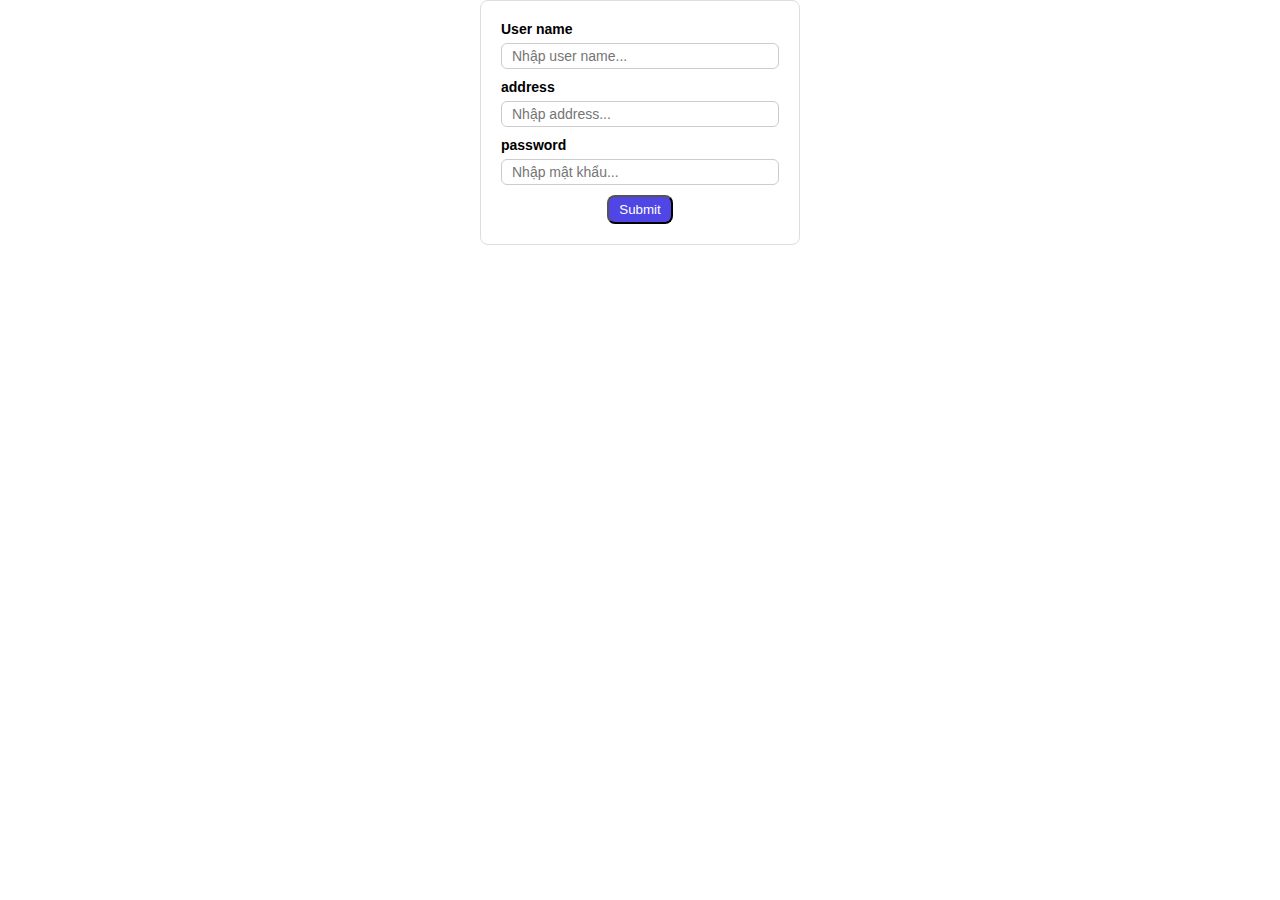
<file: event-dom/index.html>
<!DOCTYPE html>
<html lang="en">

<head>
    <meta charset="UTF-8">
    <meta name="viewport" content="width=device-width, initial-scale=1.0">
    <title>Document</title>
    <link rel="stylesheet" href="./style.css">
</head>

<body>
    <form action="" class="formfiead">
        <div class="username">
            <label>User name</label>
            <input class="usernameinput" type="text" placeholder="Nhập user name..." />
            <div class="msg1"> user name không được để trống</div>
        </div>
        <div class="address">
            <label>address</label>
            <input class="addressinput" type="text" placeholder="Nhập address..." />
            <div class="msg2"> address không được để trống</div>
        </div>
        <div class="password">
            <label>password</label>
            <input class="passwordinput" type="password" placeholder="Nhập mật khẩu..." />
            <div class="msg3">password không được để trống</div>

        </div>
        <div class=" btn">
            <button type="button" class="clear"> clear</button>
            <button type="submit" class="Submit"> Submit</button>
        </div>
        <div class="result" ">
 
  <p><b>User name:</b> <span class=" r-name"></span></p>
            <p><b>Address:</b> <span class="r-address"></span></p>
            <p><b>Password:</b> <span class="r-password"></span></p>
        </div>

    </form>
    <script src="./script.js"></script>
</body>

</html>
</file>
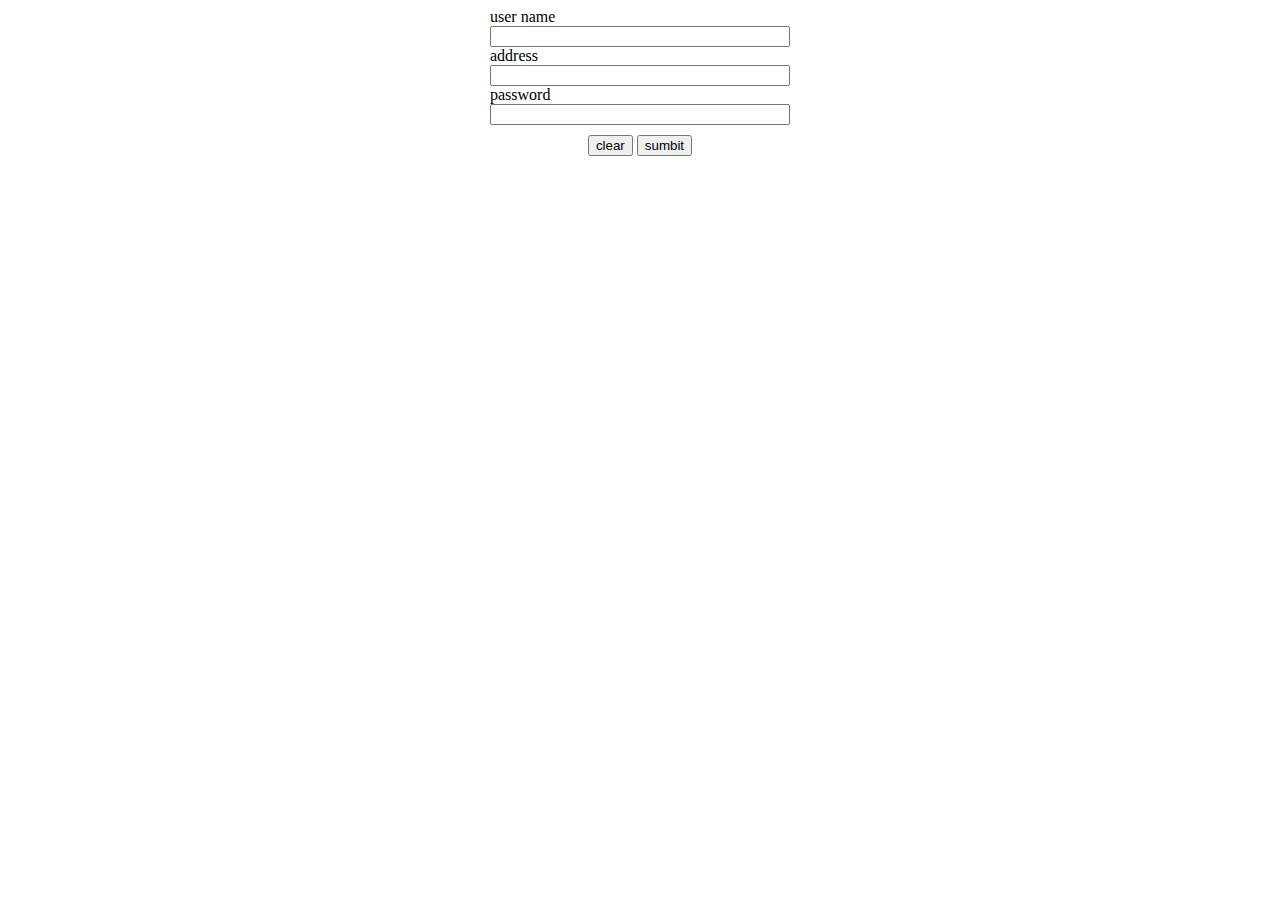
<file: form/index.html>
<!DOCTYPE html>
<html lang="en">
  <head>
    <meta charset="UTF-8" />
    <meta name="viewport" content="width=device-width, initial-scale=1.0" />
    <title>Document</title>
  </head>
  <body>
    <form action="">
      <div
        style="
          display: flex;
          flex-direction: column;
          max-width: 300px;
          margin: auto;
        "
      >
        <label for="userName">user name</label>
        <input class="userName" name="userName" type="text" />
        <label for="">address</label>
        <input class="address" type="text" />
        <label for="">password</label>
        <input class="password" type="password" />
        <div style="max-width: 200px; margin: auto; margin-top: 10px">
          <button class="clear">clear</button>
          <button class="sumbit">sumbit</button>
        </div>
      </div>
    </form>
    <script src="./script.js"></script>
  </body>
</html>
</file>
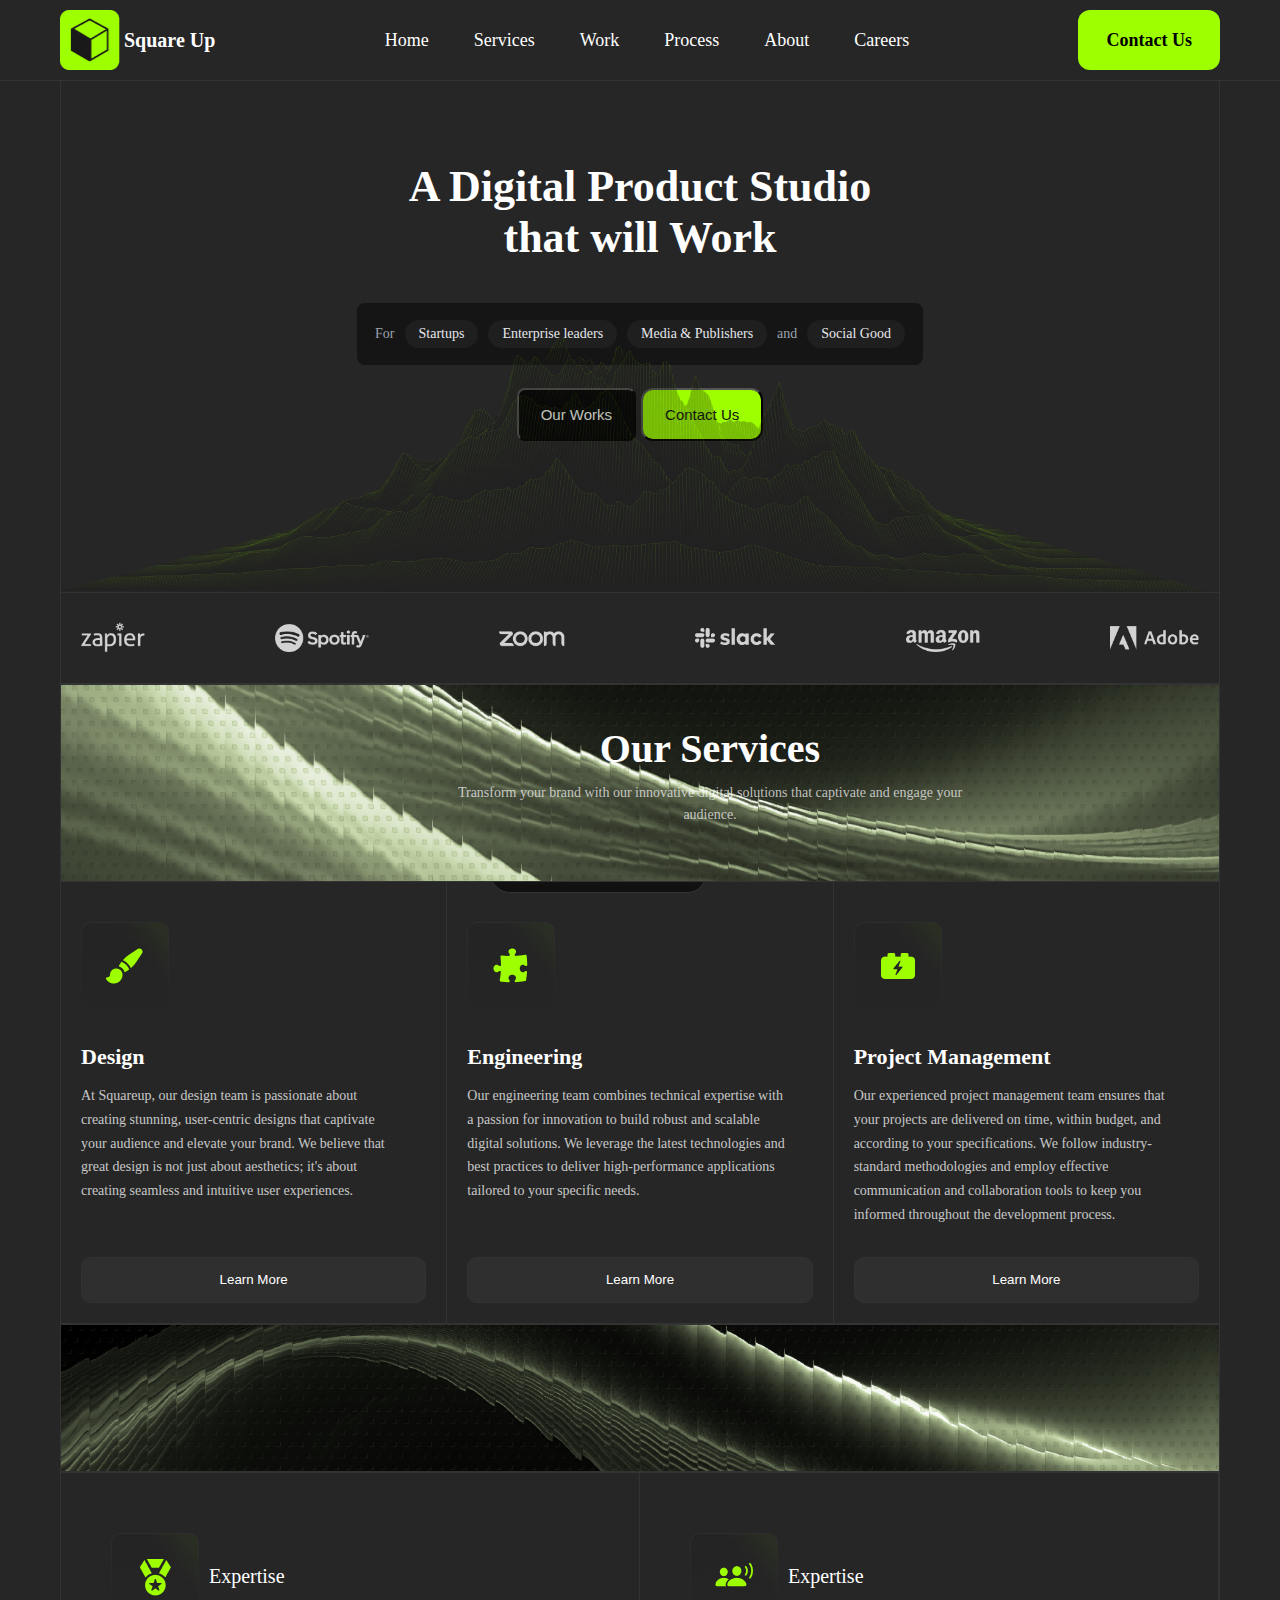
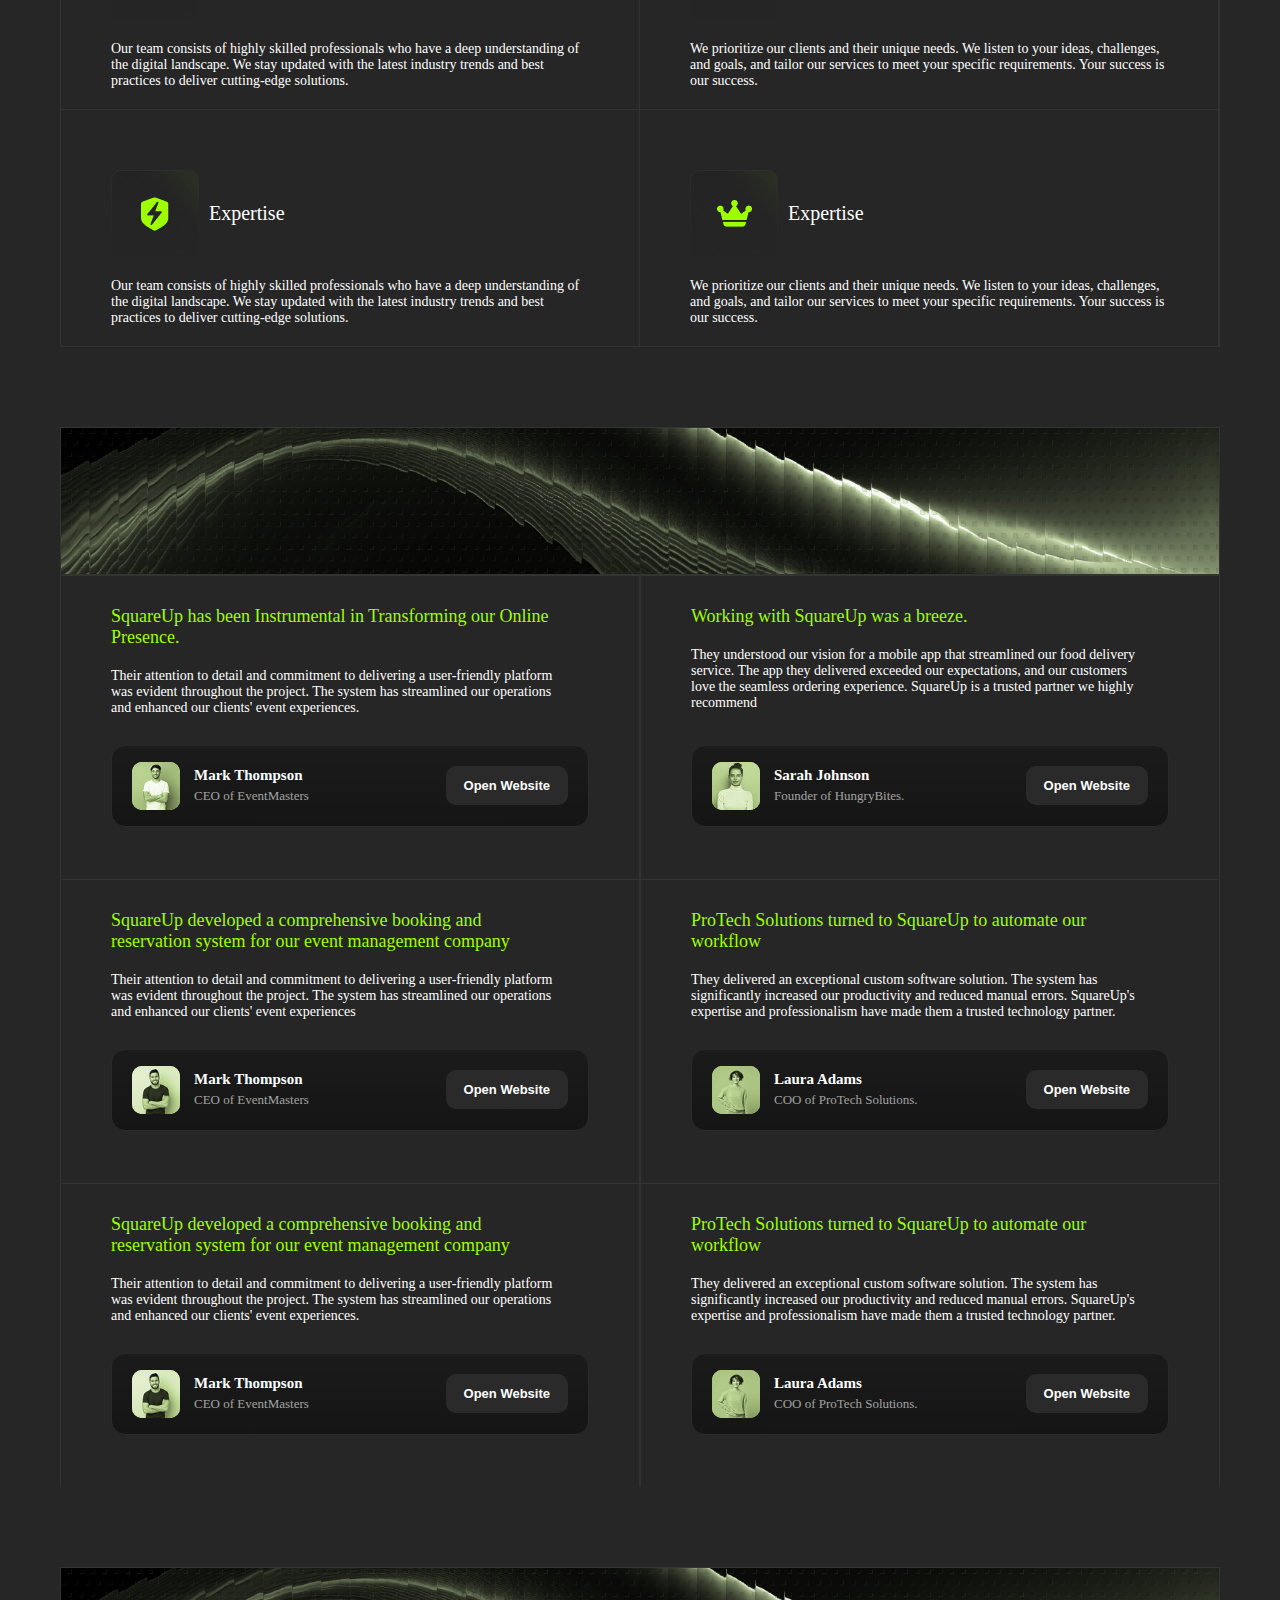
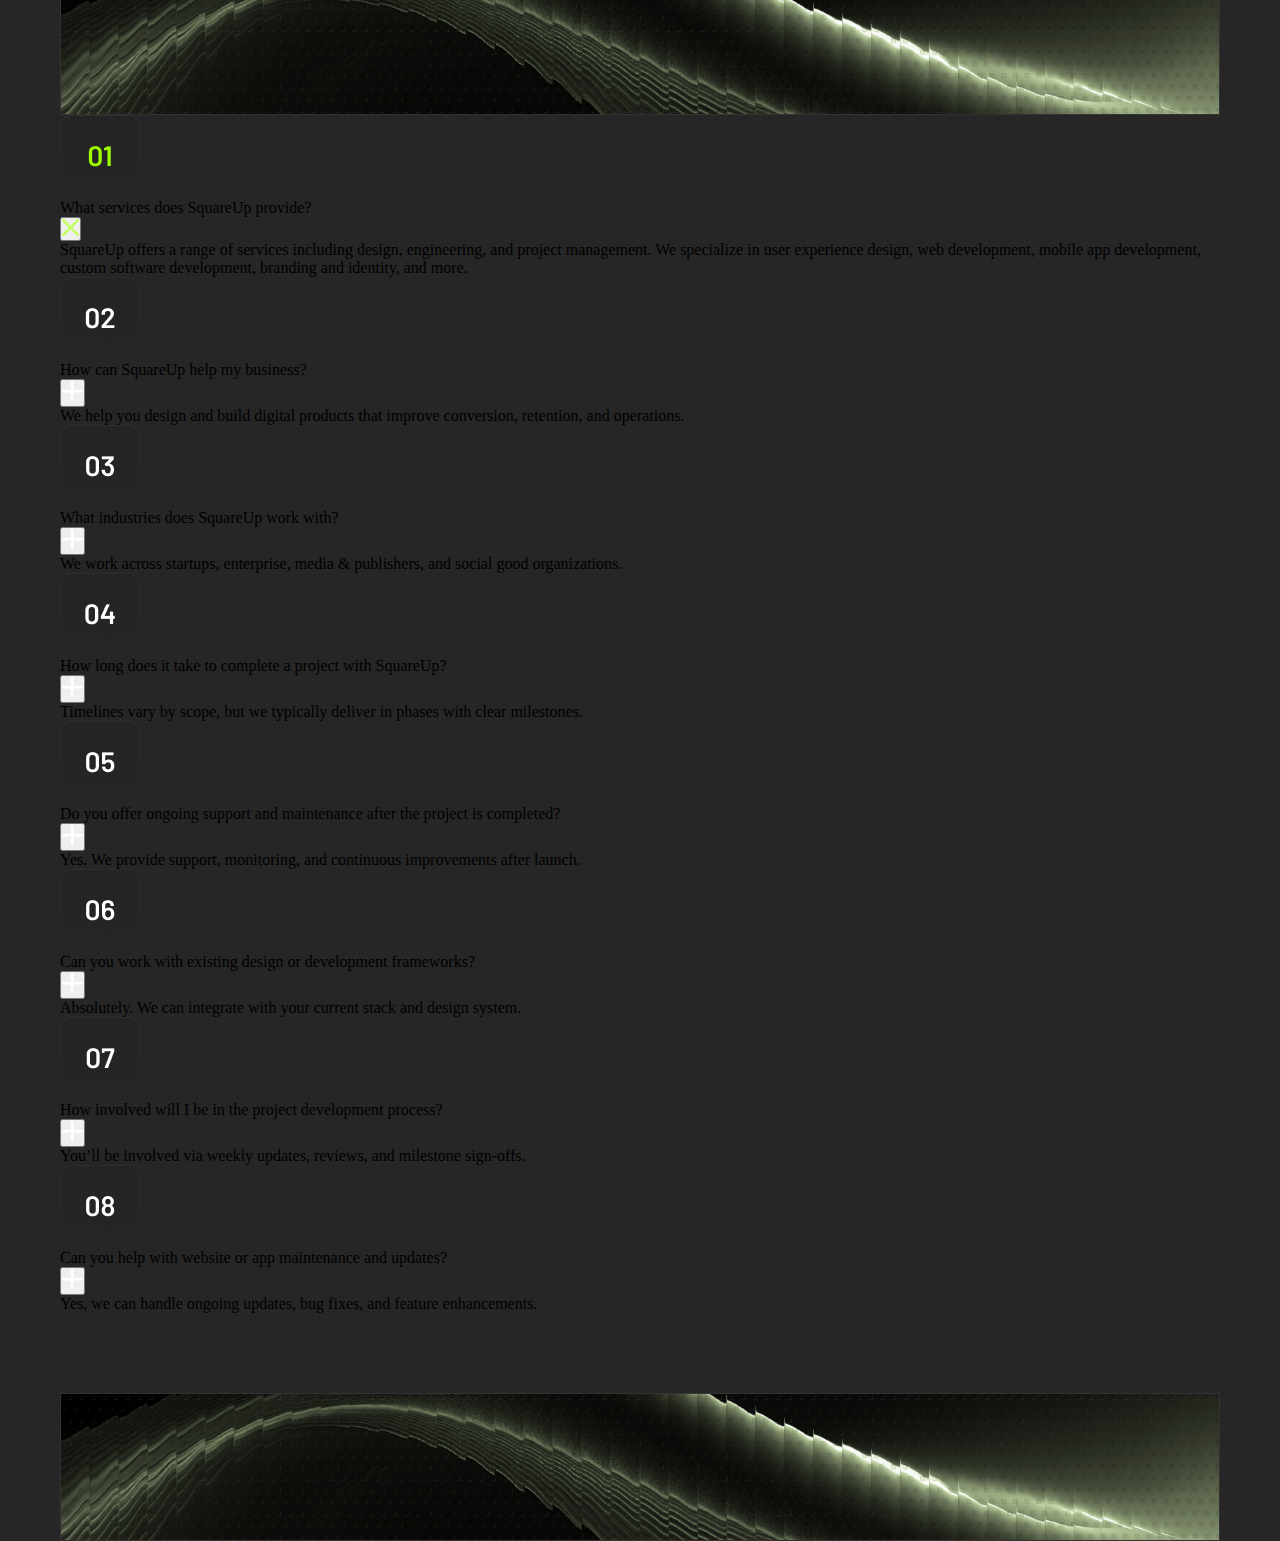
<file: figma2/main.html>
<!DOCTYPE html>
<html lang="en">

<head>
  <meta charset="UTF-8">
  <meta name="viewport" content="width=device-width, initial-scale=1.0">
  <title>Document</title>
  <link rel="stylesheet" href="./Desktop.css">
</head>

<body>

  <header class="navbar-header">
    <div class="logo">
      <img src="./assets/Logo.png" alt="">
      <span>Square Up</span>
    </div>
    <ul class="nav-ul">
      <li class="link-nav">
        <a href="">Home</a>
      </li>
      <li class="link-nav">
        <a href="">Services</a>
      </li>
      <li class="link-nav">
        <a href="">Work</a>
      </li>
      <li class="link-nav">
        <a href="">Process</a>
      </li>
      <li class="link-nav">
        <a href="">About</a>
      </li>
      <li class="link-nav">
        <a href="">Careers</a>
      </li>
    </ul>
    <div class="btn-Contact"> Contact Us</div>
  </header>
  <div class="main">
    <div class="box-header">
      <section class="text-header">
        <div class="text-child">
          <p class="text1">A Digital Product Studio</p>
          <p class="text2">that will Work</p>
        </div>


      </section>
      <div class="pill-container">
        <div class="pill-wrapper">
          <span class="pill-label">For</span>

          <div class="pill">Startups</div>
          <div class="pill">Enterprise leaders</div>
          <div class="pill">Media & Publishers</div>
          <span class="pill-label">and</span>
          <div class="pill">Social Good</div>
        </div>
      </div>
      <div class="btn_silve">
        <button class="btn-Works"> Our Works </button>
        <button class="contact_btn">Contact Us</button>
      </div>

      <img src="./assets/Abstract Design.png" alt="" class="bieudo">

    </div>
    <div class="btn_end">Trusted By 250+ Companies</div>
    <section class="brand-strip">
      <div class="brand-inner">
        <img src="./assets/Logo (1).png" class="brand-item" alt="">
        <img src="./assets/Logo (2).png" class="brand-item" alt="">
        <img src="./assets/Logo (3).png" class="brand-item" alt="">
        <img src="./assets/Logo (4).png" class="brand-item" alt="">
        <img src="./assets/Logo (5).png" class="brand-item" alt="">
        <img src="./assets/Logo (6).png" class="brand-item" alt="">

      </div>

    </section>
    <div class="Services">

      <img src="./assets/Text Container.png" alt="">
      <div class="OurServices">
        <p class="our">Our Services</p>
        <p class="Transform">Transform your brand with our innovative digital solutions that captivate and engage your
          audience.</p>
      </div>

    </div>
    <div class="cards3">
      <div class="card">
        <div class="card-icon">
          <img src="./assets/Icon.png" alt="">
        </div>

        <h3 class="card-title">Design</h3>
        <p class="card-desc">
          At Squareup, our design team is passionate about creating stunning, user-centric designs that captivate your
          audience and elevate your brand. We believe that great design is not just about aesthetics; it's about
          creating seamless and intuitive user experiences.
        </p>

        <button class="card-btn">Learn More</button>
      </div>

      <div class="card">
        <div class="card-icon">
          <img src="./assets/Icon (1).png" alt="">
        </div>

        <h3 class="card-title">Engineering</h3>
        <p class="card-desc">
          Our engineering team combines technical expertise with a passion for innovation to build robust and scalable
          digital solutions. We leverage the latest technologies and best practices to deliver high-performance
          applications tailored to your specific needs.
        </p>

        <button class="card-btn">Learn More</button>
      </div>

      <div class="card card-last">
        <div class="card-icon">
          <img src="./assets/Icon (2).png" alt="">
        </div>

        <h3 class="card-title">Project Management</h3>
        <p class="card-desc">
          Our experienced project management team ensures that your projects are delivered on time, within budget,
          and according to your specifications. We follow industry-standard methodologies and employ effective
          communication and collaboration tools to keep you informed throughout the development process.
        </p>

        <button class="card-btn">Learn More</button>
      </div>
    </div>
    <div class="Services1">
      <img src="./assets//Container.png" alt="">
    </div>
    <div class="table">
      <div class="cha">
        <div class="chils">
          <div class="iconn1">
            <img src="./assets/iconn1.png" alt="">
            <p>Expertise</p>
          </div>

          <p class="icon_text">Our team consists of highly skilled professionals who have a deep understanding of the
            digital landscape.
            We stay updated with the latest industry trends and best practices to deliver cutting-edge solutions.</p>
        </div>
        <div class="chils">
          <div class="iconn1">
            <img src="./assets/iconn2.png" alt="">
            <p>Expertise</p>
          </div>

          <p class="icon_text">We prioritize our clients and their unique needs. We listen to your ideas, challenges,
            and goals, and tailor our services to meet your specific requirements. Your success is our success.</p>
        </div>
      </div>
      <div class="cha">
        <div class="chils">
          <div class="iconn1">
            <img src="./assets/iconn4.png" alt="">
            <p>Expertise</p>
          </div>

          <p class="icon_text">Our team consists of highly skilled professionals who have a deep understanding of the
            digital landscape.
            We stay updated with the latest industry trends and best practices to deliver cutting-edge solutions.</p>
        </div>
        <div class="chils">
          <div class="iconn1">
            <img src="./assets/Icon (6).png" alt="">
            <p>Expertise</p>
          </div>

          <p class="icon_text">We prioritize our clients and their unique needs. We listen to your ideas, challenges,
            and goals, and tailor our services to meet your specific requirements. Your success is our success.</p>
        </div>
      </div>

    </div>
    <div class="wapper_ni">
      <div class="Services2">
        <img src="./assets//Container.png" alt="">
      </div>

    </div>
    <div class="table2">
      <div class="cha2">
        <div class="child2">
          <div class="chill">
            <p class="chill-gil">SquareUp has been Instrumental in Transforming our Online Presence. </p>
            <p class="chill-gil2">Their attention to detail and commitment to delivering a user-friendly platform was
              evident throughout the project. The system has streamlined our operations and enhanced our clients' event
              experiences.</p>
          </div>
          <div class="khanhhh">
            <div class="profile">
              <img src="./assets/Profile.png" alt="">
              <div class="qkhanh">
                <p class="name">Mark Thompson</p>
                <p class="role">CEO of EventMasters</p>
              </div>
            </div>

            <button class="btn-Open">Open Website</button>
          </div>
          <div>

          </div>

        </div>
        <div class="child2">
          <div class="chill">
            <p class="chill-gil">Working with SquareUp was a breeze. </p>
            <p class="chill-gil2">They understood our vision for a mobile app that streamlined our food delivery
              service. The app they delivered exceeded our expectations, and our customers love the seamless ordering
              experience. SquareUp is a trusted partner we highly recommend</p>
          </div>
          <div class="khanhhh">
            <div class="profile">
              <img src="./assets/nguoi2.png" alt="">
              <div class="qkhanh">
                <p class="name">Sarah Johnson</p>
                <p class="role">Founder of HungryBites.</p>
              </div>
            </div>

            <button class="btn-Open">Open Website</button>
          </div>



        </div>

      </div>

    </div>
    <div class="table2">
      <div class="cha2">
        <div class="child2">
          <div class="chill">
            <p class="chill-gil">SquareUp developed a comprehensive booking and reservation system for our event
              management company </p>
            <p class="chill-gil2">Their attention to detail and commitment to delivering a user-friendly platform was
              evident throughout the project. The system has streamlined our operations and enhanced our clients' event
              experiences</p>
          </div>
          <div class="khanhhh">
            <div class="profile">
              <img src="./assets/nguoi3.png" alt="">
              <div class="qkhanh">
                <p class="name">Mark Thompson</p>
                <p class="role">CEO of EventMasters</p>
              </div>
            </div>

            <button class="btn-Open">Open Website</button>
          </div>
          <div>

          </div>

        </div>
        <div class="child2">
          <div class="chill">
            <p class="chill-gil">ProTech Solutions turned to SquareUp to automate our workflow </p>
            <p class="chill-gil2">They delivered an exceptional custom software solution. The system has significantly
              increased our productivity and reduced manual errors. SquareUp's expertise and professionalism have made
              them a trusted technology partner.</p>
          </div>
          <div class="khanhhh">
            <div class="profile">
              <img src="./assets/nguoi4.png" alt="">
              <div class="qkhanh">
                <p class="name">Laura Adams</p>
                <p class="role">COO of ProTech Solutions.</p>
              </div>
            </div>

            <button class="btn-Open">Open Website</button>
          </div>



        </div>

      </div>

    </div>
    <div class="table2">
      <div class="cha2">
        <div class="child2">
          <div class="chill">
            <p class="chill-gil">SquareUp developed a comprehensive booking and reservation system for our event
              management company </p>
            <p class="chill-gil2">Their attention to detail and commitment to delivering a user-friendly platform was
              evident throughout the project. The system has streamlined our operations and enhanced our clients' event
              experiences.</p>
          </div class="chillll">
          <div class="khanhhh">
            <div class="profile">
              <img src="./assets/nguoi5.png" alt="">
              <div class="qkhanh">
                <p class="name">Mark Thompson</p>
                <p class="role">CEO of EventMasters</p>
              </div>
            </div>

            <button class="btn-Open">Open Website</button>
          </div>
          <div>

          </div>

        </div>
        <div class="child2">
          <div class="chill">
            <p class="chill-gil">ProTech Solutions turned to SquareUp to automate our workflow </p>
            <p class="chill-gil2">They delivered an exceptional custom software solution. The system has significantly
              increased our productivity and reduced manual errors. SquareUp's expertise and professionalism have made
              them a trusted technology partner.</p>
          </div class="chillll">
          <div class="khanhhh">
            <div class="profile">
              <img src="./assets/nguoi6.png" alt="">
              <div class="qkhanh">
                <p class="name">Laura Adams</p>
                <p class="role">COO of ProTech Solutions.</p>
              </div>
            </div>

            <button class="btn-Open">Open Website</button>
          </div>



        </div>

      </div>

    </div>
    <div class="wapper_ni">
      <div class="Services2">
        <img src="./assets//Container.png" alt="">
      </div>

    </div>
    <div class="khung">
      <div class="hey">

      </div>
      <div class="hey">

      </div>

    </div>
    <section class="faq">
      <div class="faq-wrap">


        <div class="faq-col">
          <div class="faq-item open">
            <div class="faq-head">
              <img class="faq-num" src="./assets/1.png" alt="">
              <div class="faq-main">
                <div class="faq-q">What services does SquareUp provide?</div>
                <button class="faq-toggle" type="button" aria-label="toggle">
                  <img src="./assets/Union (1).png" alt="">
                </button>
              </div>
            </div>

            <div class="faq-body">
              SquareUp offers a range of services including design, engineering, and project management.
              We specialize in user experience design, web development, mobile app development, custom software
              development,
              branding and identity, and more.
            </div>
          </div>

          <div class="faq-item">
            <div class="faq-head">
              <img class="faq-num" src="./assets/2.png" alt="">
              <div class="faq-main">
                <div class="faq-q">How can SquareUp help my business?</div>
                <button class="faq-toggle" type="button" aria-label="toggle">
                  <img src="./assets/Union.png" alt="">
                </button>
              </div>
            </div>
            <div class="faq-body">We help you design and build digital products that improve conversion, retention, and
              operations.</div>
          </div>

          <div class="faq-item">
            <div class="faq-head">
              <img class="faq-num" src="./assets/3.png" alt="">
              <div class="faq-main">
                <div class="faq-q">What industries does SquareUp work with?</div>
                <button class="faq-toggle" type="button" aria-label="toggle">
                  <img src="./assets/Union.png" alt="">
                </button>
              </div>
            </div>
            <div class="faq-body">We work across startups, enterprise, media & publishers, and social good
              organizations.</div>
          </div>

          <div class="faq-item">
            <div class="faq-head">
              <img class="faq-num" src="./assets/4.png" alt="">
              <div class="faq-main">
                <div class="faq-q">How long does it take to complete a project with SquareUp?</div>
                <button class="faq-toggle" type="button" aria-label="toggle">
                  <img src="./assets/Union.png" alt="">
                </button>
              </div>
            </div>
            <div class="faq-body">Timelines vary by scope, but we typically deliver in phases with clear milestones.
            </div>
          </div>
        </div>


        <div class="faq-col">
          <div class="faq-item">
            <div class="faq-head">
              <img class="faq-num" src="./assets/5.png" alt="">
              <div class="faq-main">
                <div class="faq-q">Do you offer ongoing support and maintenance after the project is completed?</div>
                <button class="faq-toggle" type="button" aria-label="toggle">
                  <img src="./assets/Union.png" alt="">
                </button>
              </div>
            </div>
            <div class="faq-body">Yes. We provide support, monitoring, and continuous improvements after launch.</div>
          </div>

          <div class="faq-item">
            <div class="faq-head">
              <img class="faq-num" src="./assets/6.png" alt="">
              <div class="faq-main">
                <div class="faq-q">Can you work with existing design or development frameworks?</div>
                <button class="faq-toggle" type="button" aria-label="toggle">
                  <img src="./assets/Union.png" alt="">
                </button>
              </div>
            </div>
            <div class="faq-body">Absolutely. We can integrate with your current stack and design system.</div>
          </div>

          <div class="faq-item">
            <div class="faq-head">
              <img class="faq-num" src="./assets/7.png" alt="">
              <div class="faq-main">
                <div class="faq-q">How involved will I be in the project development process?</div>
                <button class="faq-toggle" type="button" aria-label="toggle">
                  <img src="./assets/Union.png" alt="">
                </button>
              </div>
            </div>
            <div class="faq-body">You’ll be involved via weekly updates, reviews, and milestone sign-offs.</div>
          </div>

          <div class="faq-item">
            <div class="faq-head">
              <img class="faq-num" src="./assets/Container (8).png" alt="">
              <div class="faq-main">
                <div class="faq-q">Can you help with website or app maintenance and updates?</div>
                <button class="faq-toggle" type="button" aria-label="toggle">
                  <img src="./assets/Union.png" alt="">
                </button>
              </div>
            </div>
            <div class="faq-body">Yes, we can handle ongoing updates, bug fixes, and feature enhancements.</div>
          </div>
        </div>

      </div>
    </section>
    <div class="wapper_ni">
      <div class="Services2">
        <img src="./assets//Container.png" alt="">
      </div>

    </div>



  </div>



</body>

</html>
</file>
<file: event-dom/style.css>
* {
    margin: 0;
    padding: 0;
    box-sizing: border-box;
    font-family: Arial, sans-serif;
}

.formfiead {
    width: 320px;
    display: flex;
    flex-direction: column;
    gap: 10px;
    border: 1px solid #ddd;
    border-radius: 8px;
    background: #fff;
    margin: auto;
    padding: 20px;

}

.username,
.address,
.password {
    display: flex;
    flex-direction: column;
    gap: 6px;
}

.btn {
    max-width: 120px;
    margin: auto;
    display: flex;
}

label {
    font-size: 14px;
    font-weight: 600;
}

input {
    height: 26px;
    padding: 0 10px;
    border-radius: 6px;
    border: 1px solid #ccc;
    outline: none;
    font-size: 14px;
}

input:focus {
    border-color: #4f46e5;
}

.msg1,
.msg2,
.msg3 {
    font-size: 12px;
    color: red;
    display: none;

}

.btn {
    display: flex;
    gap: 10px;
}

.clear {
    padding: 5px 10px;
    background: #e5e7eb;
    border-radius: 8px;
    display: none;
}

.Submit {
    padding: 5px 10px;
    background: #4f46e5;
    color: white;
    border-radius: 8px;
}

.result {
    display: none;
}
</file>
<file: figma2/Desktop.css>
:root {
  --backgroundnavbar: #262626;
  --btncontact: #9EFF00;


}

* {
  padding: 0;
  margin: 0;
  box-sizing: border-box;

}

.navbar-header {
  width: 100%;
  display: flex;
  padding: 10px 60px 10px 60px;
  background-color: var(--backgroundnavbar);
  justify-content: space-between;
  border-bottom: 1px solid #333333;
}

.logo {
  display: flex;
  gap: 4px;
}

.logo img {
  width: 60px;
  height: 60px;
}

.nav-ul {
  display: flex;
  list-style: none;
  gap: 5px;
  align-items: center;
}

.link-nav a {
  text-decoration: none;
  color: white;
  font-size: 18px;
  padding: 10px 20px;
  border-radius: 12px;
  display: inline-block;

}

.link-nav a:hover {
  background-color: #333333;
  color: white;
  border-radius: 12px;

}

.logo span {
  color: white;
  font-size: 20px;
  font-weight: bold;
  align-self: center;
}

.btn-Contact {
  background-color: var(--btncontact);
  color: #000;
  padding: 10px 28px;
  border: none;
  border-radius: 12px;
  font-weight: 600;
  font-size: 18px;
  cursor: pointer;
  display: flex;
  align-items: center;
  justify-content: center;
}

.main {

  width: 100%;
  background-color: var(--backgroundnavbar);
  padding: 0 60px;
}

.box-header {
  position: relative;
  width: 100%;
  height: 512px;
  border-bottom: 1px solid #333333;
  border-right: 1px solid #333333;
  border-left: 1px solid #333333;
}

.bieudo {
  position: absolute;
  bottom: 0px;
  width: 100%;
  height: 50%;

}

.text-header {
  width: 100%;
  padding-top: 80px;
  display: flex;
  justify-content: center;
  margin-bottom: 40px;

}

.text-child {}

.text-child p {
  color: white;
  font-size: 44px;
  font-weight: bold;
}

.text2 {
  display: flex;
  justify-content: center;
}


.pill-container {
  width: 100%;
  display: flex;
  justify-content: center;
}

.pill-wrapper {
  display: flex;
  justify-content: center;
  align-items: center;
  gap: 10px;
  padding: 17px 18px;
  background: #151515;
  border-radius: 8px;
  width: fit-content;
}


.pill-label {
  color: #9ca3af;
  font-size: 14px;
  white-space: nowrap;
}


.pill {
  padding: 6px 14px;
  background: #1f1f1f;
  color: #e5e7eb;
  font-size: 14px;
  border-radius: 999px;
  white-space: nowrap;
  cursor: default;

}

.pill:hover {
  background: #2a2a2a;
}

.btn_silve {
  padding-top: 23px;
  display: flex;
  justify-content: center;
  gap: 5px;
}

.btn-Works {
  background-color: #040404;
  color: #ffffff;
  padding: 16px 22px;
  display: flex;
  align-items: center;
  justify-content: center;
  border-radius: 8px;
  font-size: 15px;
  font-weight: 500;
  cursor: pointer;


}

.btn-Works:hover {
  background-color: #3a3a3a;

}



.contact_btn {
  background-color: var(--btncontact);
  color: #111111;
  padding: 16px 22px;
  display: flex;
  align-items: center;
  justify-content: center;
  border-radius: 12px;
  font-size: 15px;
  font-weight: 500;
  cursor: pointer;
}

.btn_end {
  position: absolute;
  bottom: 7px;
  right: 573px;
  padding: 10px 12px;
  background: linear-gradient(180deg,
      #1a1a1a 0%,
      #0f0f0f 100%);

  color: #ffffff;
  font-size: 16px;
  font-weight: 500;
  letter-spacing: 0.3px;

  border-radius: 999px;
  text-align: center;
  width: fit-content;
  border: 1px solid #333333;


}

.brand-strip {
  width: 100%;
  background: var(--backgroundnavbar);
  padding: 29px 0;
  border-bottom: 1px solid #333333;
  border-left: 1px solid #333333;
  border-right: 1px solid #333333;

}

.brand-inner {
  max-width: 1200px;
  margin: 0 auto;
  padding: 0 20px;

  display: flex;
  align-items: center;
  justify-content: space-between;
  gap: 26px;

  flex-wrap: wrap;
}

.brand-item {
  height: 32px;
  width: auto;
  object-fit: contain;
  opacity: 0.9;
}

.brand-item {
  max-height: 36px;
}

.Services {
  width: 100%;
  border: 1px solid #333333;
  background-color: var(--backgroundnavbar);
  height: 198px;
  position: relative;


}

.Services img {
  position: absolute;
  inset: 0;
  width: 100%;
  height: 100%;
  object-fit: cover;


}

.OurServices {
  position: absolute;
  top: 40px;
  left: 373px;
  display: flex;
  flex-direction: column;
  align-items: center;
  justify-content: center;
  text-align: center;
  gap: 10px;
  padding: 0 16px;
  z-index: 2;
}

.our {
  color: #fff;
  font-size: 40px;
  font-weight: 600;
  margin: 0;
}

.Transform {
  color: rgba(255, 255, 255, 0.7);
  font-size: 14px;
  line-height: 1.6;
  max-width: 520px;
  margin: 0;
}

.cards3 {
  width: 100%;
  display: flex;
  flex: 1;
  border-left: 1px solid #333333;
  border-right: 1px solid #333333;
  border-bottom: 1px solid #333333;
  background: #262626;
}

.card {
  flex: 1;
  padding: 20px;
  display: flex;
  flex-direction: column;
  min-height: 360px;
  border-right: 1px solid #333333;
  background: #262626;
}

.card-last {
  border-right: none;
}

.card-icon {
  padding: 20px 0px 20px 0px;
  margin-bottom: 10px;
}

.card-title {
  color: #fff;
  font-size: 22px;
  font-weight: 800;
  margin-bottom: 14px;
}

.card-desc {
  color: rgba(255, 255, 255, 0.75);
  font-size: 14px;
  line-height: 1.7;
  margin-bottom: 30px;
  max-width: 320px;
}

.card-btn {
  margin-top: auto;
  width: 100%;
  height: 46px;
  border-radius: 10px;
  border: 1px solid #333333;
  background: #2f2f2f;
  color: #ffffff;
  cursor: pointer;
}

.Services1 {
  width: 100%;
  border: 1px solid #333333;
  background-color: var(--backgroundnavbar);
  height: 148px;
  position: relative;


}

.Services1 img {
  position: absolute;
  inset: 0;
  width: 100%;
  height: 100%;
  object-fit: cover;


}

.table {
  width: 100%;
  display: flex;
  flex-direction: column;
  border-left: 1px solid #333333;
  border-right: 1px solid #333333;
  border-bottom: 1px solid #333333;

}

.cha {
  width: 100%;
  display: flex;
  flex: 1;

}

.chils {
  flex: 1;
  padding: 20px;
  flex-direction: column;
  border-right: 1px solid #333333;
  border-top: 1px solid #333333;
  background: #262626;
}

.iconn1 {
  padding: 20px 30px;
  margin-top: 20px;
  display: flex;
  gap: 10px;
}

.iconn1 p {
  display: flex;
  align-items: center;
  color: white;
  font-size: 20px;
  font-weight: 500;
  font-family: Medium;
}

.icon_text {
  padding: 0 30px;
  color: white;
  font-size: 14px;
  font-weight: 300;
  font-family: Medium;
}

.wapper_ni {
  margin-top: 80px;
}

.Services2 {
  width: 100%;
  border: 1px solid #333333;
  background-color: var(--backgroundnavbar);
  height: 148px;
  position: relative;


}

.Services2 img {
  position: absolute;
  inset: 0;
  width: 100%;
  height: 100%;
  object-fit: cover;
}

.table {
  width: 100%;
  display: flex;
  flex-direction: column;
  border-left: 1px solid #333333;
  border-right: 1px solid #333333;
  border-bottom: 1px solid #333333;
}

.cha2 {
  width: 100%;
  display: flex;
  flex: 1;
  align-items: stretch;

}

.child2 {
  flex: 1;
  padding: 20px;
  flex-direction: column;
  border-right: 1px solid #333333;
  border-left: 1px solid #333333;
  border-top: 1px solid #333333;
  background: #262626;
}

.chill {
  width: 100%;
  height: 128px;
  padding: 10px 60px 10px 30px;

}

.chill-gil {
  color: var(--btncontact);
  font-size: 18px;
  font-family: Medium;
  padding-bottom: 20px;
}

.chill-gil2 {
  color: white;
  font-size: 14px;
  font-family: Medium;
}


.khanhhh {
  margin-top: 21px;
  margin-left: 30px;
  margin-right: 30px;
  padding: 16px 20px;
  margin-bottom: 32px;
  display: flex;
  align-items: center;
  justify-content: space-between;

  background: linear-gradient(180deg, #1b1b1b 0%, #151515 100%);
  border: 1px solid #2a2a2a;
  border-radius: 14px;
}


.profile {
  display: flex;
  align-items: center;
  gap: 14px;
}

.profile img {
  width: 48px;
  height: 48px;
  border-radius: 10px;
  object-fit: cover;
  background: #c7f59b;

}


.qkhanh {
  display: flex;
  flex-direction: column;
  gap: 4px;
}

.qkhanh .name {
  color: #ffffff;
  font-size: 15px;
  font-weight: 600;
}

.qkhanh .role {
  color: rgba(255, 255, 255, 0.6);
  font-size: 13px;
}


.btn-Open {
  padding: 12px 18px;
  border-radius: 10px;
  border: none;

  background: #2a2a2a;
  color: #ffffff;
  font-size: 13px;
  font-weight: 600;

  cursor: pointer;
}

.btn-Open:hover {
  background: #333333;
}
</file>
